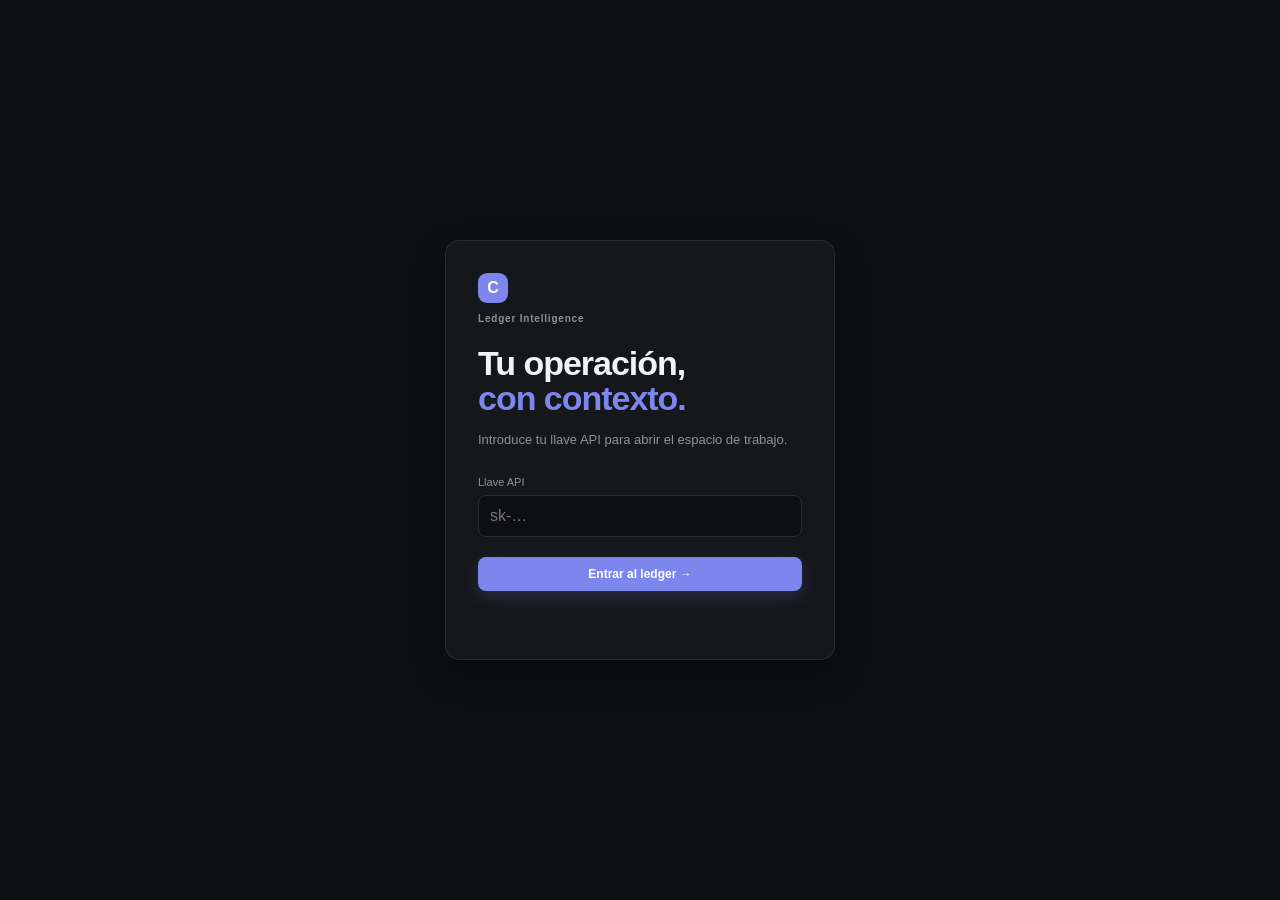
<file: causadb/dashboard/index.html>
<!doctype html>
<html lang="es">
<head>
  <meta charset="utf-8" />
  <meta name="viewport" content="width=device-width, initial-scale=1" />
  <title>CausaDB · Ledger Intelligence</title>
  <link rel="stylesheet" href="style.css" />
</head>
<body>
  <div id="login-view" class="login-view" hidden>
    <main class="login-card" aria-labelledby="login-title">
      <div class="brand-mark">C</div><p class="eyebrow">Ledger Intelligence</p>
      <h1 id="login-title">Tu operación,<br><em>con contexto.</em></h1>
      <p class="muted">Introduce tu llave API para abrir el espacio de trabajo.</p>
      <form id="login-form"><label for="api-key-input">Llave API</label><input id="api-key-input" type="password" autocomplete="off" required placeholder="sk-…" /><button class="primary full" type="submit">Entrar al ledger <span>→</span></button><p id="login-error" class="error" role="alert"></p></form>
    </main>
  </div>
  <div id="app" class="app-shell" hidden>
    <aside class="sidebar">
      <div class="brand"><div class="brand-mark">C</div><div><strong>CausaDB</strong><span>Ledger Intelligence</span></div></div>
      <div class="workspace-select"><span class="status-dot"></span><div><small>WORKSPACE</small><strong id="workspace-name">CausaDB / Principal</strong></div><span class="chevron">⌄</span></div>
      <nav class="nav" aria-label="Navegación principal"><p class="nav-label">VISTA</p><button class="nav-item active" data-view="summary"><span class="nav-icon">◒</span>Resumen</button><button class="nav-item" data-view="ledger"><span class="nav-icon">⌁</span>Ledger<span class="nav-count" id="event-count">—</span></button><button class="nav-item" data-view="fleet"><span class="nav-icon">◫</span>Flota<span class="nav-count" id="fleet-count">—</span></button><button class="nav-item" data-view="trades"><span class="nav-icon">↗</span>Trades</button></nav>
      <div class="sidebar-bottom"><button class="nav-item"><span class="nav-icon">?</span>Ayuda</button><div class="user-row"><div class="avatar" id="user-avatar">JD</div><div><strong id="user-name">Sesión local</strong><span id="user-email">API autenticada</span></div><button id="logout" class="icon-button" aria-label="Cerrar sesión" title="Olvidar llave">↪</button></div></div>
    </aside>
    <main class="main-content"><header class="topbar"><div class="crumbs"><span>CausaDB</span><b>/</b><strong id="view-title">Resumen</strong></div><div class="top-actions"><button class="telemetry" id="telemetry-toggle"><span class="pulse"></span> Telemetría <b>ON</b></button><button class="icon-button" id="chat-button" aria-label="Abrir asistente">✦</button></div></header>
      <div id="page-content"></div>
    </main>
  </div>
  <div id="detail-modal" class="modal-backdrop" hidden><section class="modal" role="dialog" aria-modal="true" aria-labelledby="modal-title"><header><div><p class="eyebrow">PRUEBA DEL LEDGER</p><h2 id="modal-title">Detalle del evento</h2></div><button class="icon-button" data-close-modal aria-label="Cerrar">×</button></header><div id="modal-body"></div><footer><button class="secondary" data-close-modal>Cerrar</button><button class="primary" id="revive-button">Revive-to <span>↗</span></button></footer></section></div>
  <script src="trades.js" defer></script><script src="app.js" defer></script>
</body>
</html>
</file>
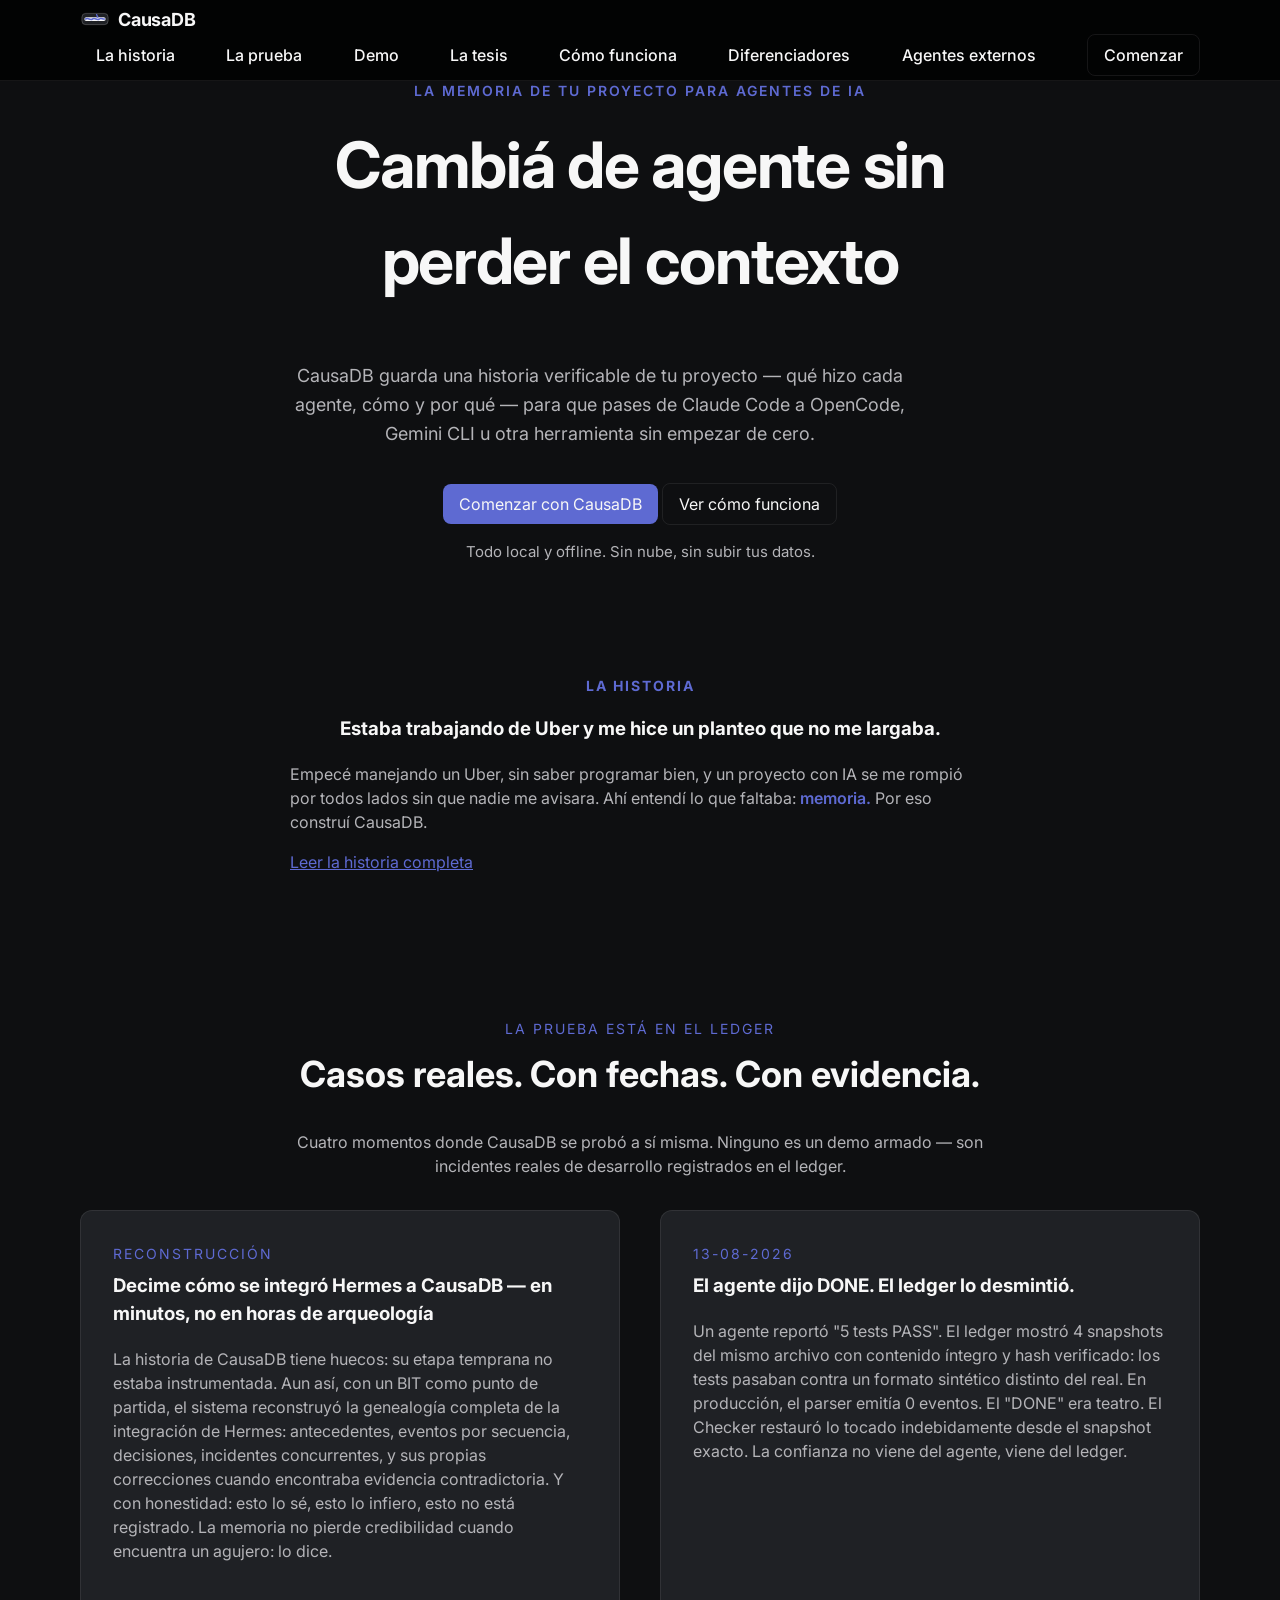
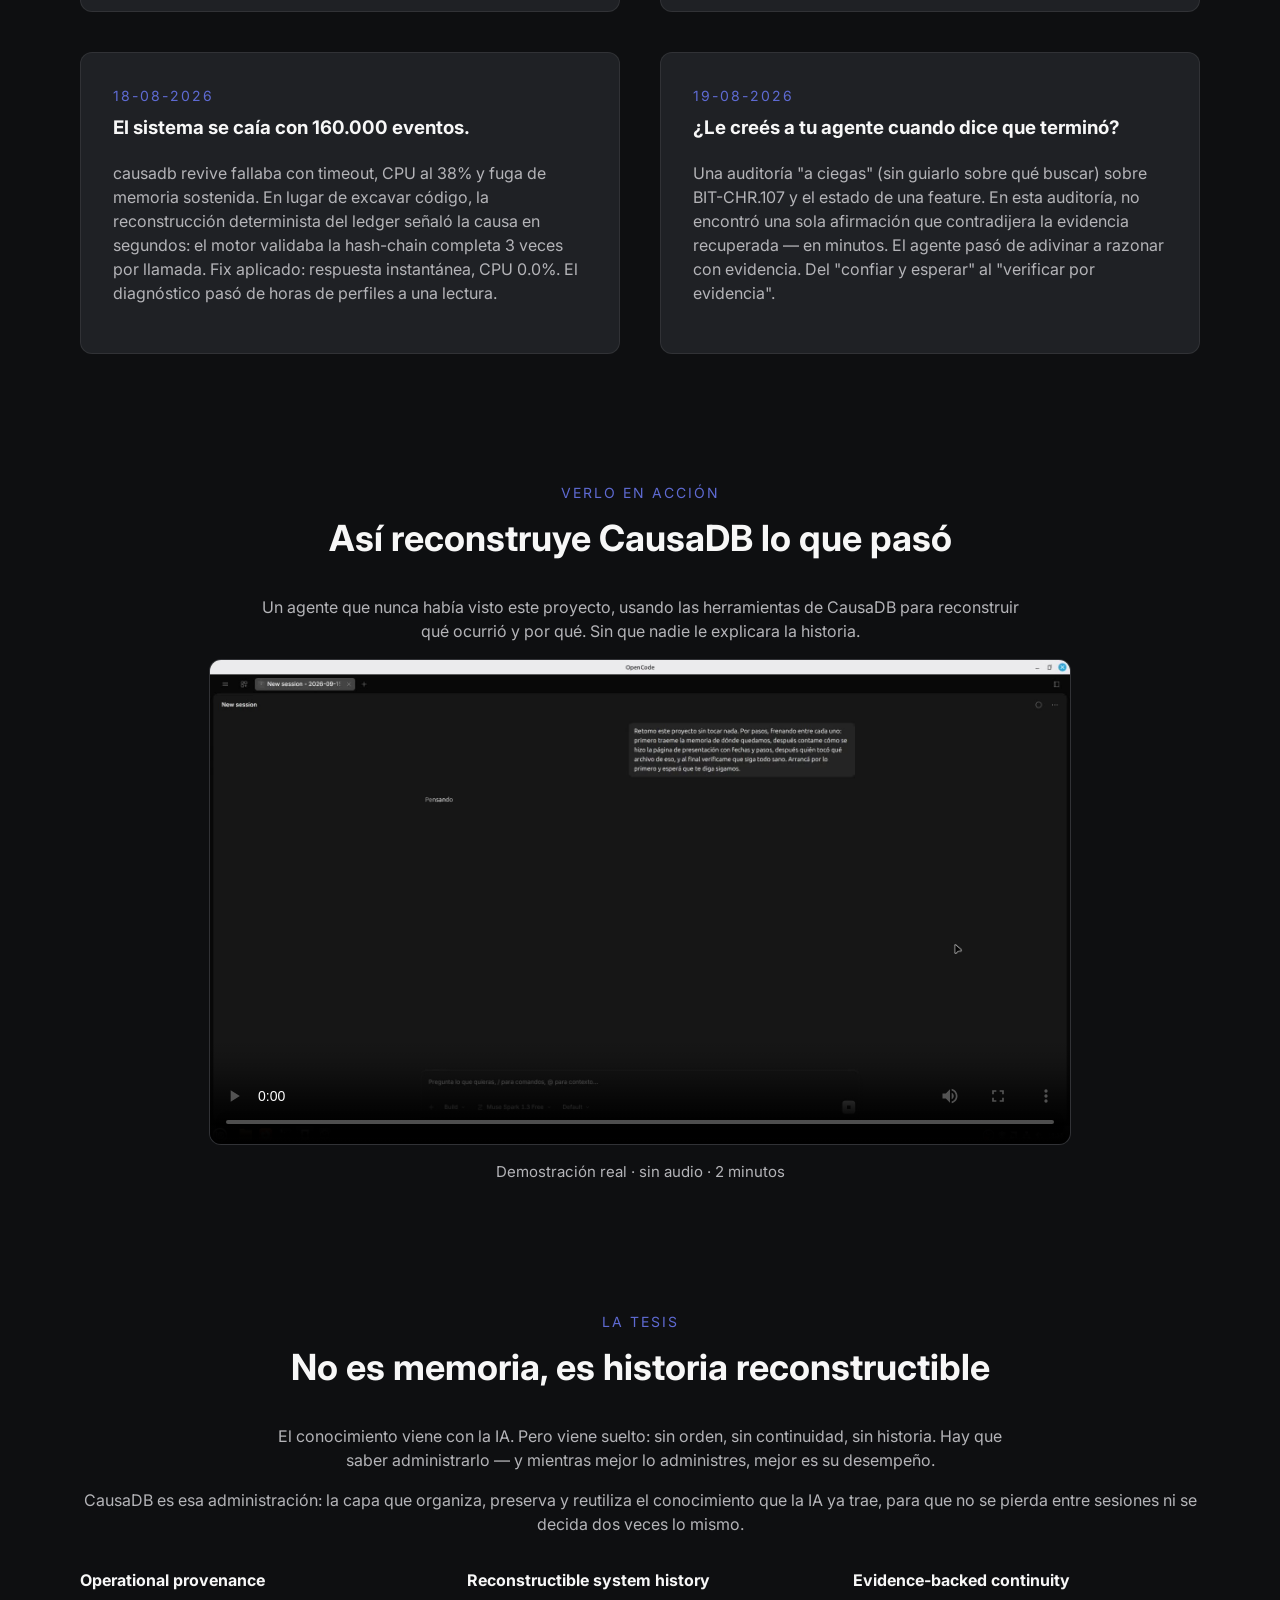
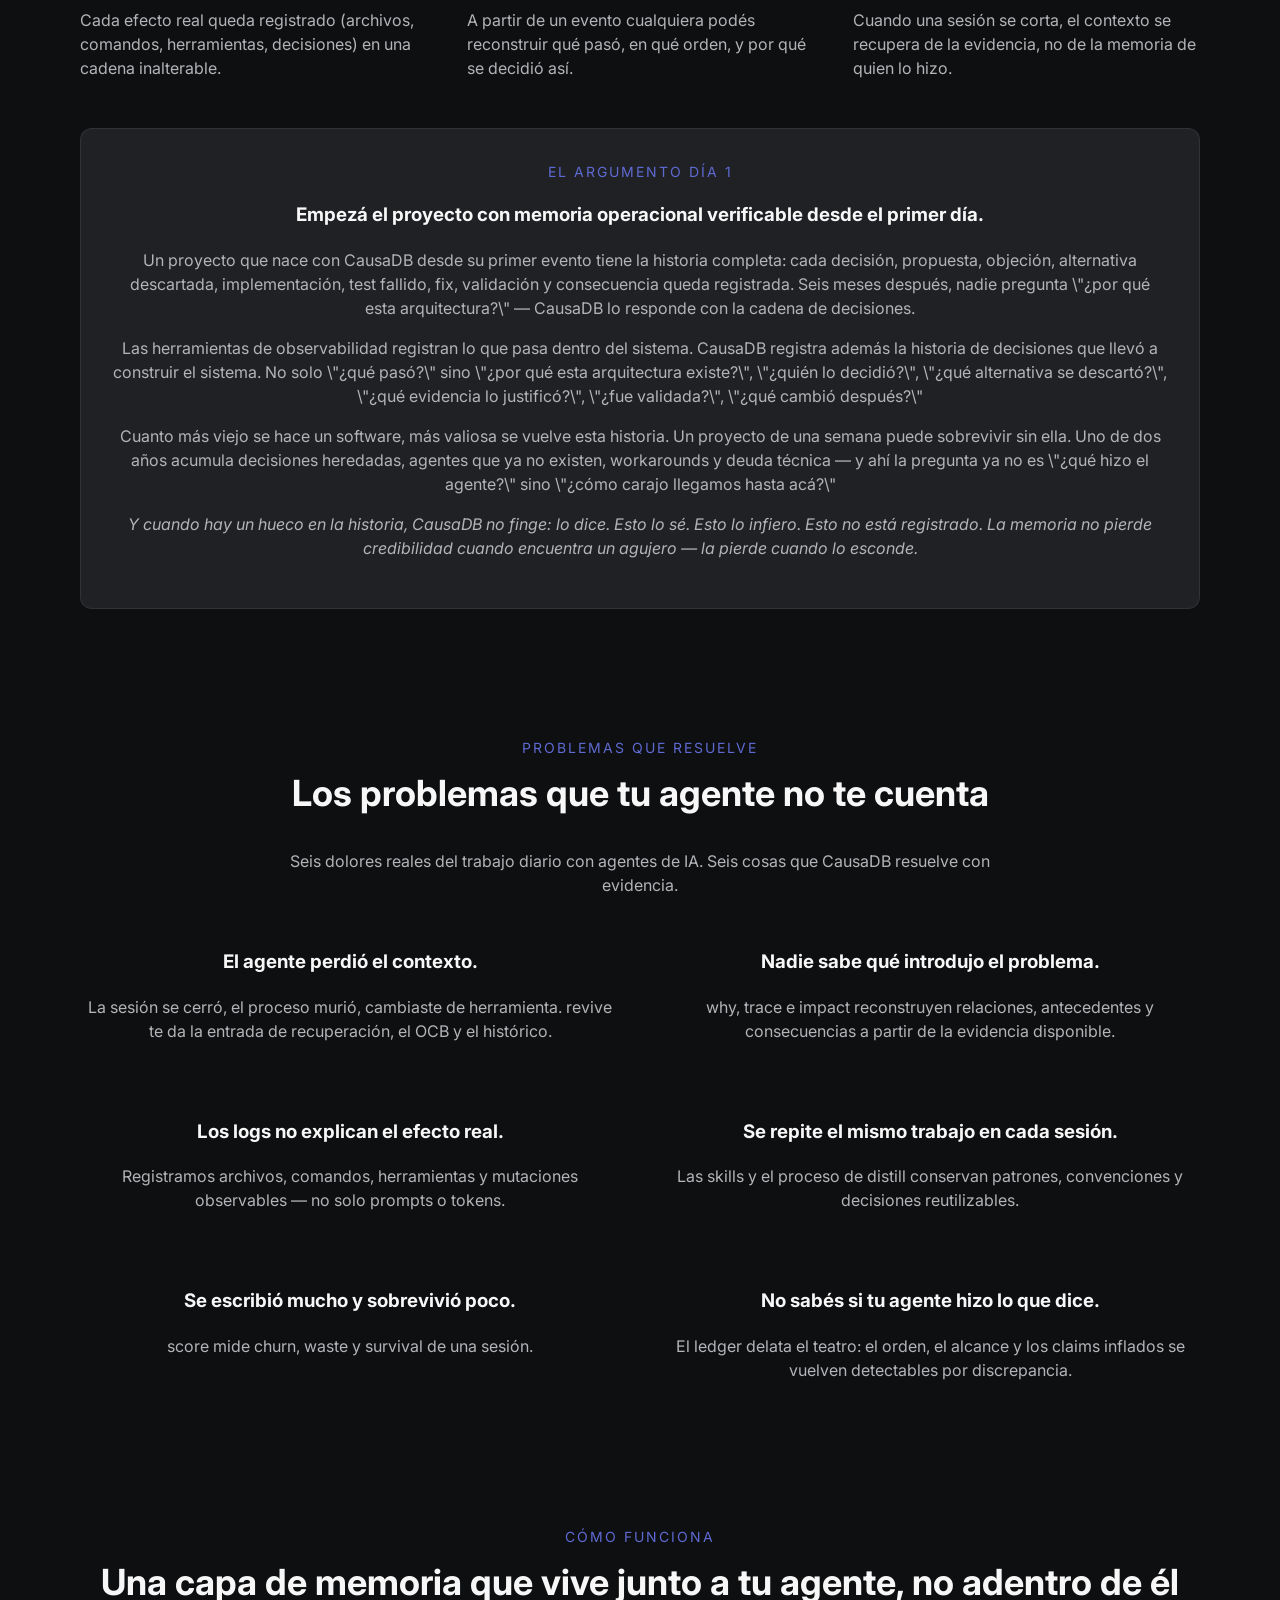
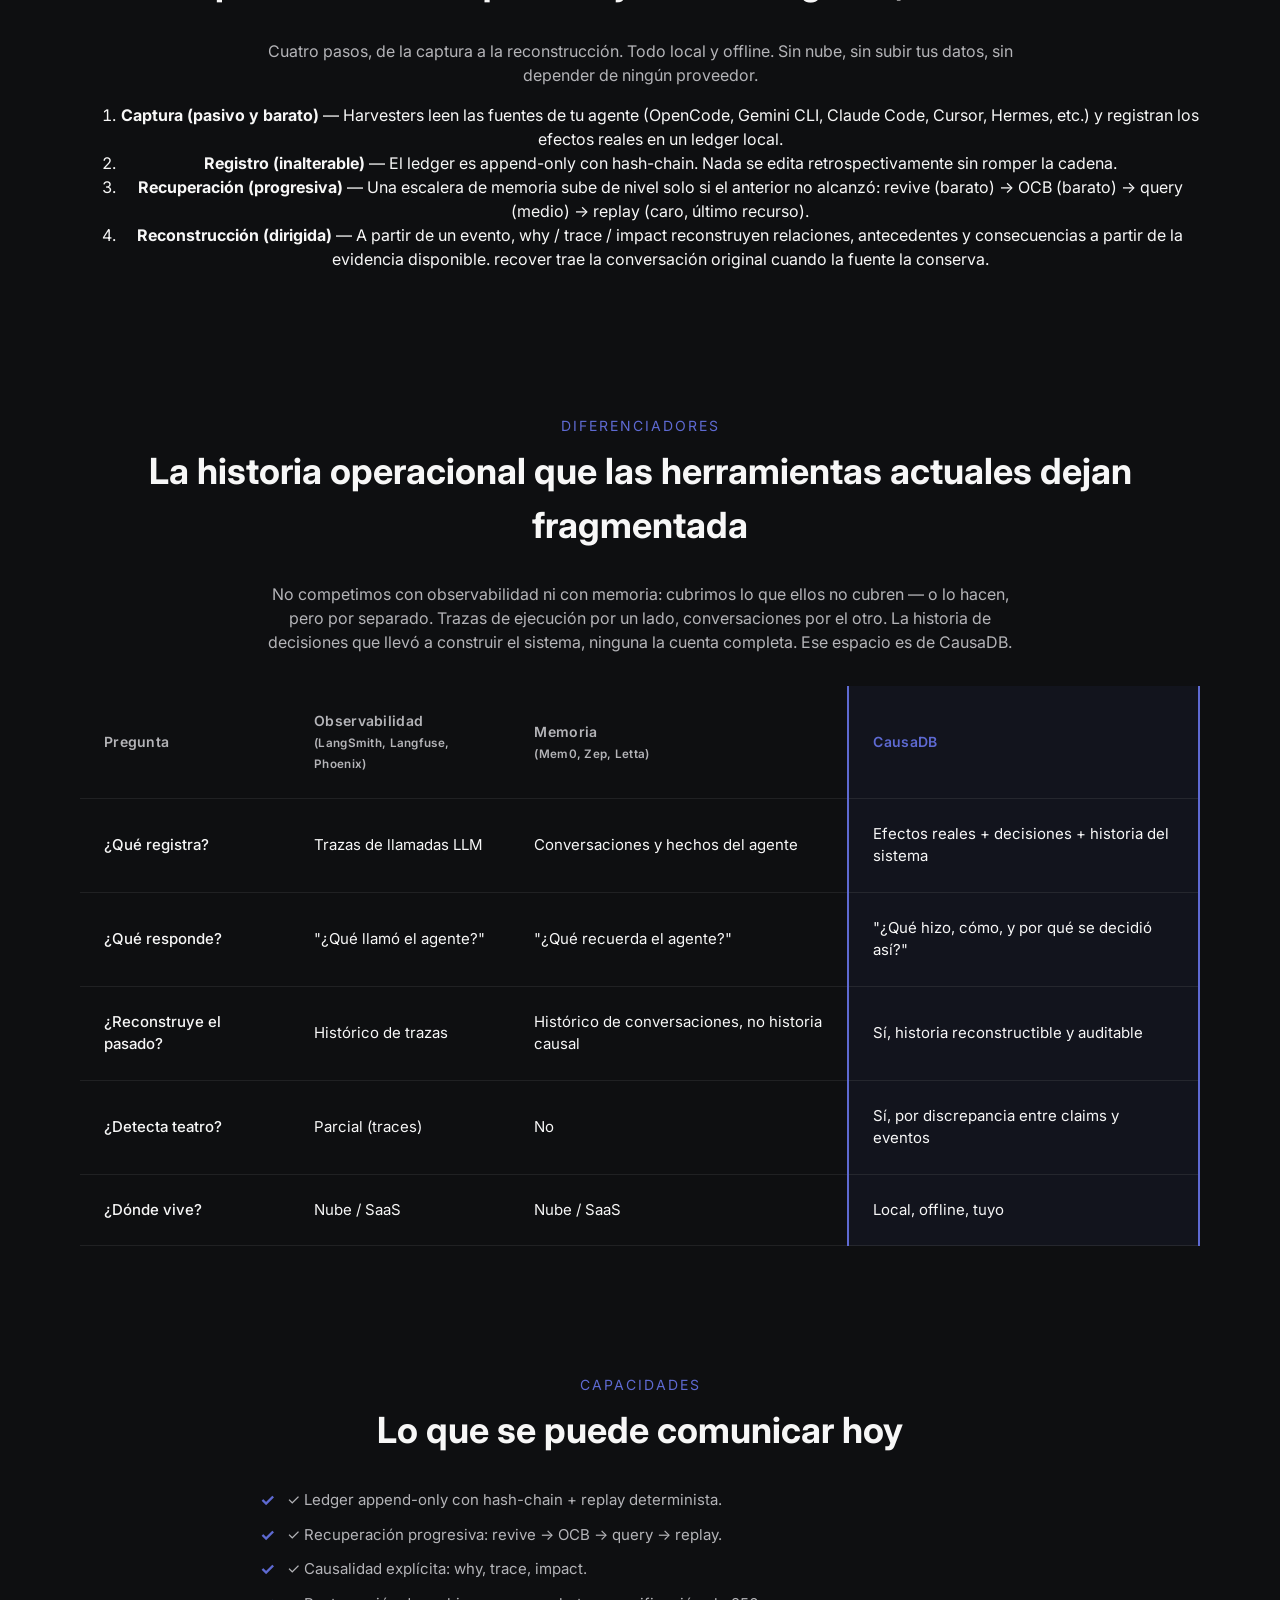
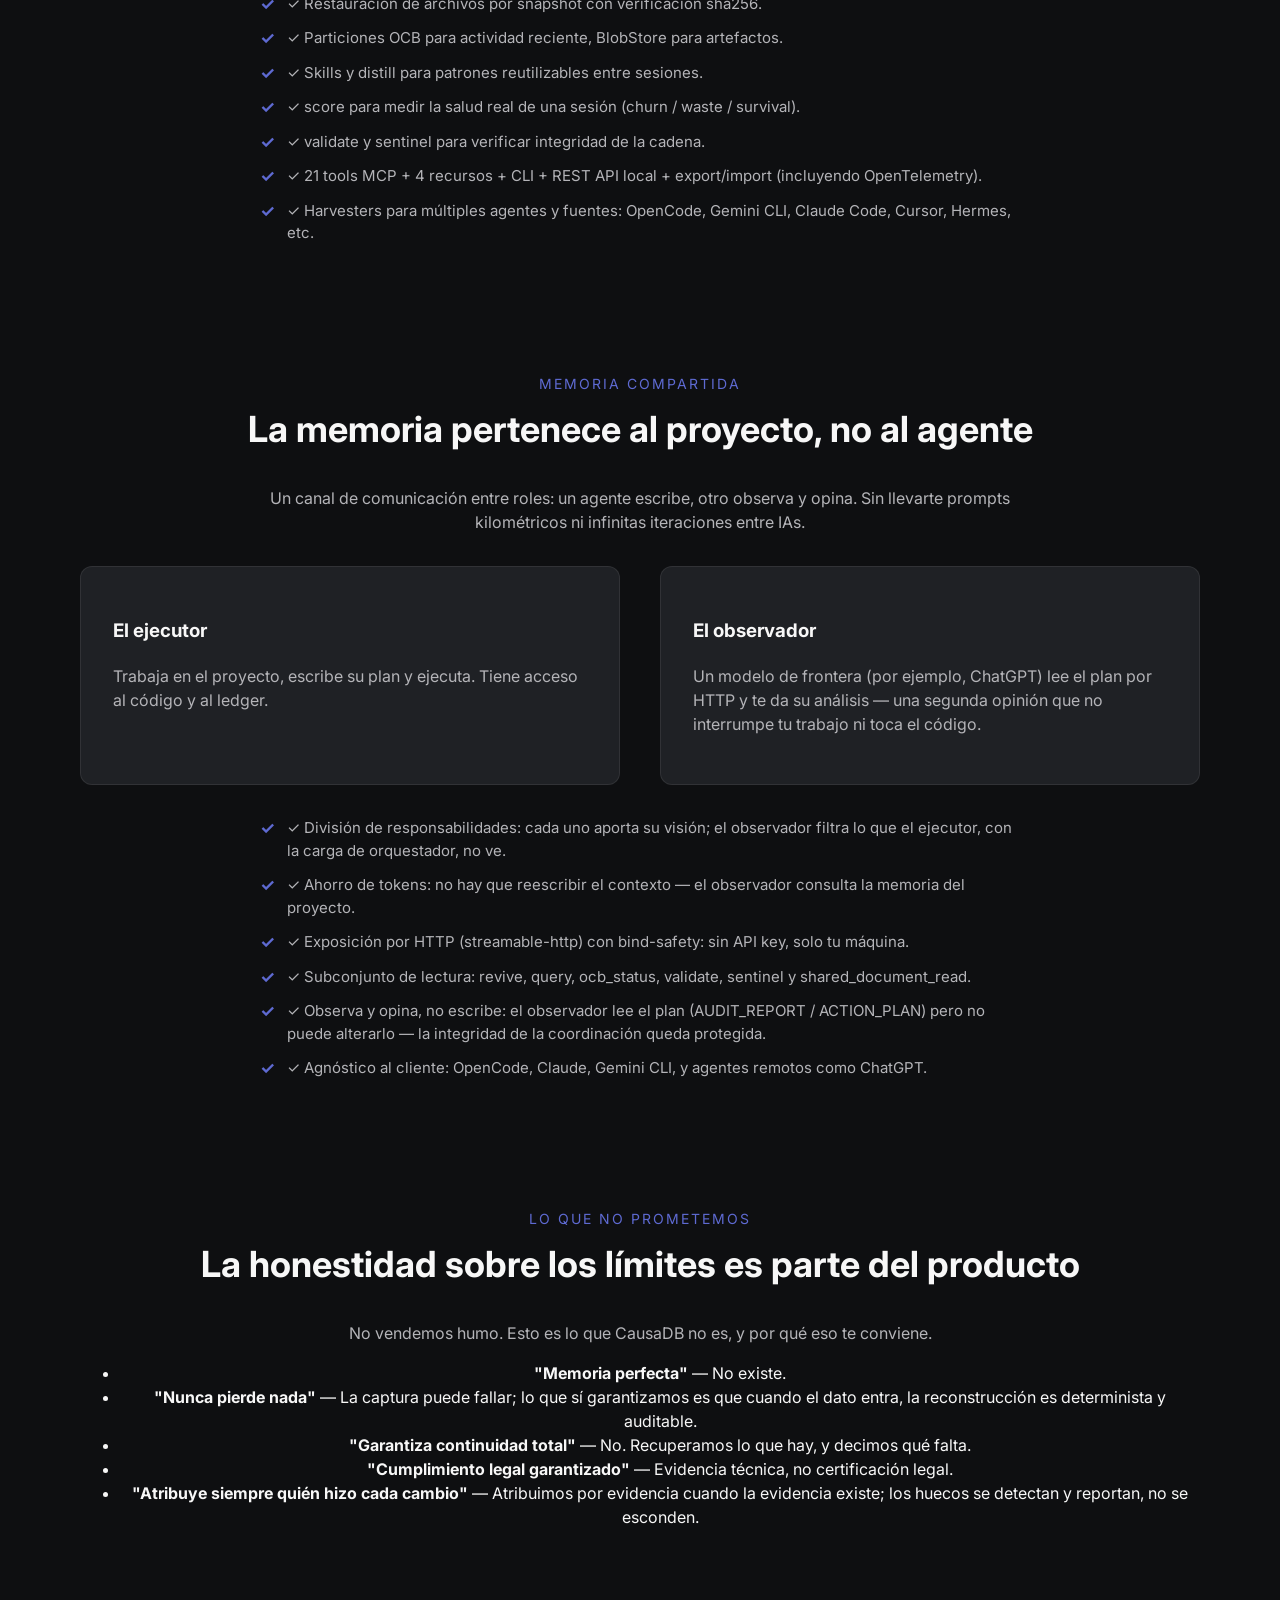
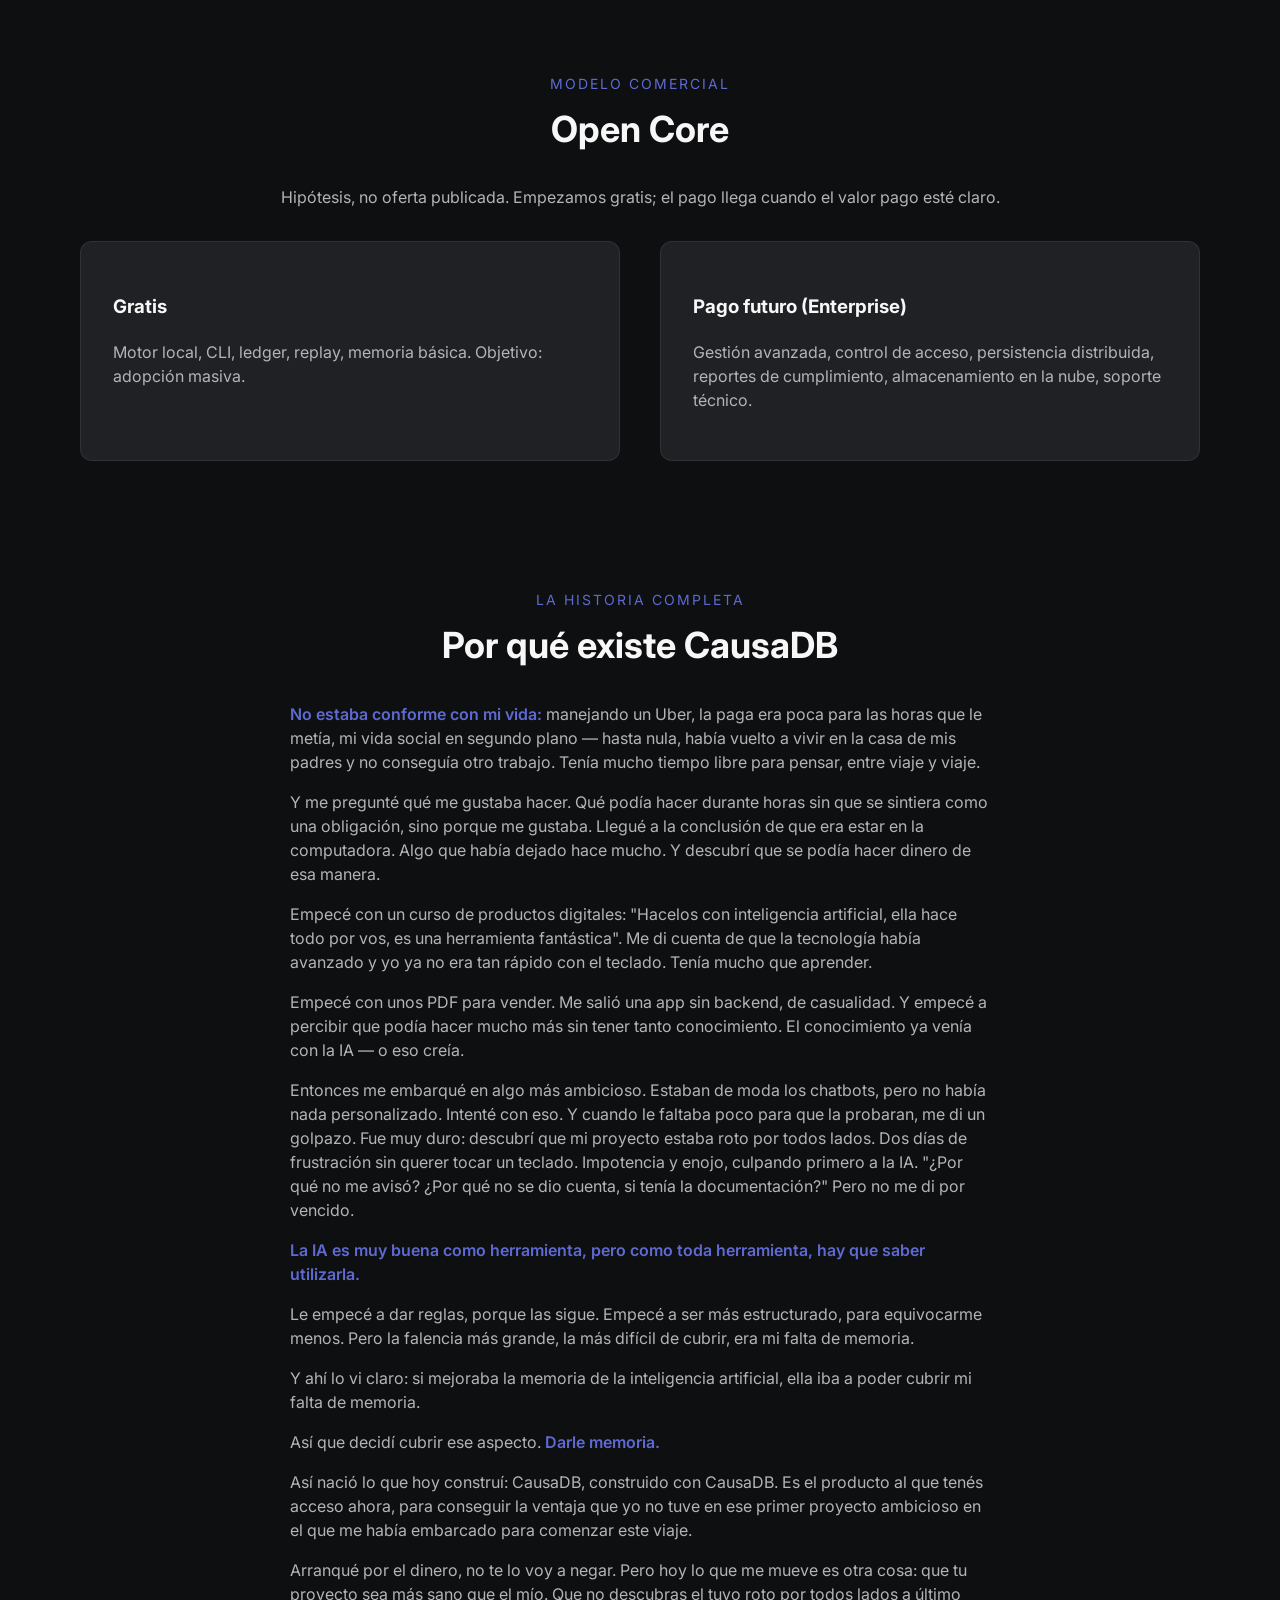
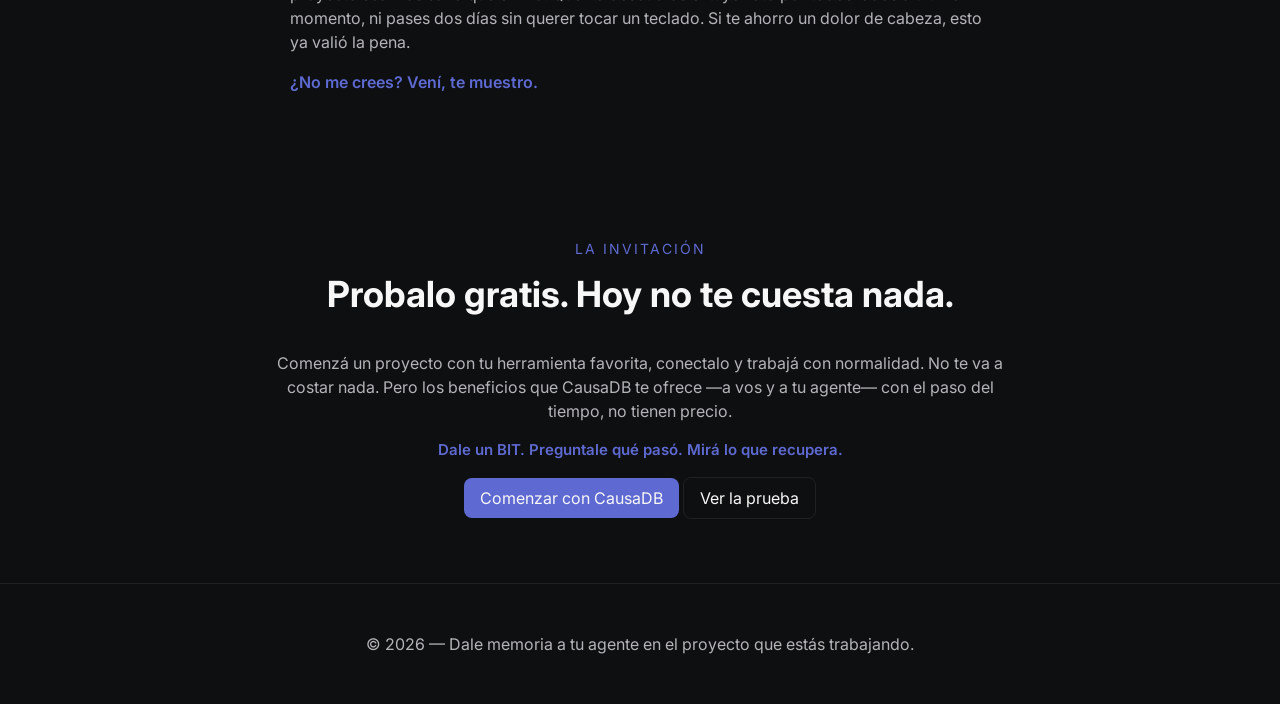
<file: docs/landing/index.html>
<!DOCTYPE html>
<html lang="es">
<head>
    <meta charset="UTF-8">
    <meta name="viewport" content="width=device-width, initial-scale=1.0">
    <title>CausaDB — La memoria de tu proyecto para agentes de IA</title>
    <link href="https://fonts.googleapis.com/css2?family=Inter:wght@400;500;600;700&display=swap" rel="stylesheet">
    <style>
        :root {
            --color-bg: #0E0F11;
            --color-surface: #1F2125;
            --color-border: rgba(255, 255, 255, 0.08);
            --color-accent: #5E6AD2;
            --color-text-primary: #F7F7F7;
            --color-text-secondary: #B4B4B8;
            --color-text-tertiary: #6E6E73;

            --font-family: 'Inter', sans-serif;
            --line-height-base: 1.5;
            --spacing-base: 4px;
            --max-width-container: 1120px;

            --typography-h1: clamp(48px, 5vw, 72px);
            --typography-h2: 36px;
            --typography-body: 16px;
        }

        body {
            font-family: var(--font-family);
            background-color: var(--color-bg);
            background-image:
                radial-gradient(900px 480px at 75% -5%, rgba(94, 106, 210, 0.10), transparent 60%),
                radial-gradient(800px 420px at 15% 108%, rgba(94, 106, 210, 0.06), transparent 55%);
            background-repeat: no-repeat;
            color: var(--color-text-primary);
            margin: 0;
            padding: 0;
            line-height: var(--line-height-base);
            scroll-behavior: smooth;
        }

        .container {
            max-width: var(--max-width-container);
            margin: 0 auto;
            padding: 0 calc(var(--spacing-base) * 4);
        }

        nav {
            position: fixed;
            top: 0;
            left: 0;
            right: 0;
            background-color: rgba(0, 0, 0, 0.8);
            backdrop-filter: blur(10px);
            padding: var(--spacing-base) calc(var(--spacing-base) * 4);
            z-index: 1000;
            border-bottom: 1px solid var(--color-border);
        }

        nav .logo {
            font-weight: bold;
            color: var(--color-text-primary);
            display: flex;
            align-items: center;
            gap: calc(var(--spacing-base) * 2);
        }

        .logo__mark {
            display: block;
            flex-shrink: 0;
        }

        .logo__word {
            font-weight: 700;
            font-size: 18px;
            letter-spacing: -0.01em;
        }

        nav ul {
            list-style: none;
            display: flex;
            justify-content: space-between;
            align-items: center;
            margin: 0;
            padding: 0;
        }

        nav ul li {
            margin-left: calc(var(--spacing-base) * 4);
        }

        nav a {
            color: var(--color-text-primary);
            text-decoration: none;
            font-weight: 500;
        }

        .hero {
            display: flex;
            flex-direction: column;
            align-items: center;
            justify-content: center;
            padding: calc(var(--spacing-base) * 20) 0 calc(var(--spacing-base) * 12);
            text-align: center;
            max-width: 760px;
            margin: 0 auto;
        }

        .hero__eyebrow {
            font-size: 14px;
            letter-spacing: 2px;
            color: var(--color-accent);
            text-transform: uppercase;
            font-weight: 600;
        }

        .hero__title {
            font-size: var(--typography-h1);
            font-weight: 700;
            letter-spacing: -0.02em;
            margin-top: calc(var(--spacing-base) * 4);
            max-width: 720px;
        }

        .hero__subtitle {
            font-size: 18px;
            line-height: 1.6;
            color: var(--color-text-secondary);
            margin-top: calc(var(--spacing-base) * 4);
            max-width: 640px;
        }

        .hero__cta {
            display: inline-block;
            padding: calc(var(--spacing-base) * 2) calc(var(--spacing-base) * 4);
            margin-top: calc(var(--spacing-base) * 4);
            border-radius: 8px;
            text-decoration: none;
            color: var(--color-text-primary);
        }

        .hero__cta--primary {
            background-color: var(--color-accent);
        }

        .hero__cta--secondary {
            border: 1px solid var(--color-border);
        }

        .hero__muted {
            font-size: 15px;
            color: var(--color-text-secondary);
            margin-top: calc(var(--spacing-base) * 4);
            margin-bottom: 0;
        }

        section {
            padding: calc(var(--spacing-base) * 16) 0;
            text-align: center;
        }

        section.eyebrow {
            font-size: 14px;
            letter-spacing: 2px;
            color: var(--color-accent);
            text-transform: uppercase;
            margin-bottom: calc(var(--spacing-base) * 2);
        }

        h2 {
            font-size: var(--typography-h2);
            margin-top: 0;
        }

        p {
            font-size: var(--typography-body);
            color: var(--color-text-secondary);
            line-height: var(--line-height-base);
        }

        .section__eyebrow,
        .section__title,
        .section__lead {
            text-align: center;
        }

        .section__eyebrow {
            font-size: 14px;
            letter-spacing: 2px;
            color: var(--color-accent);
            text-transform: uppercase;
            margin-bottom: calc(var(--spacing-base) * 2);
        }

        .section__lead {
            max-width: 760px;
            margin-left: auto;
            margin-right: auto;
        }

        .card {
            text-align: left;
        }

        .grid__item {
            text-align: left;
        }

.card {
            background-color: var(--color-surface);
            border: 1px solid var(--color-border);
            border-radius: 12px;
            padding: calc(var(--spacing-base) * 8);
            transition: border-color 0.2s ease-in-out;
            text-align: left;
        }

        .card:hover {
            border-color: var(--color-accent);
        }

        .grid-2col {
            display: grid;
            gap: calc(var(--spacing-base) * 10);
            grid-template-columns: repeat(2, 1fr);
            margin-top: calc(var(--spacing-base) * 8);
        }

        .grid-3col {
            display: grid;
            gap: calc(var(--spacing-base) * 10);
            grid-template-columns: repeat(3, 1fr);
            margin-top: calc(var(--spacing-base) * 8);
        }

        .grid--two-columns {
            display: grid;
            gap: calc(var(--spacing-base) * 10);
            grid-template-columns: repeat(2, 1fr);
            margin-top: calc(var(--spacing-base) * 8);
        }

        .grid--three-columns {
            display: grid;
            gap: calc(var(--spacing-base) * 10);
            grid-template-columns: repeat(3, 1fr);
            margin-top: calc(var(--spacing-base) * 8);
        }

        .grid-cards {
            display: grid;
            gap: calc(var(--spacing-base) * 10);
            grid-template-columns: repeat(2, 1fr);
            margin-top: calc(var(--spacing-base) * 8);
        }

        .card__eyebrow {
            font-size: 14px;
            letter-spacing: 2px;
            color: var(--color-accent);
            text-transform: uppercase;
            margin-bottom: calc(var(--spacing-base) * 2);
        }

        .card__title {
            margin-top: 0;
        }

        .card__body {
            font-size: var(--typography-body);
            color: var(--color-text-secondary);
            line-height: var(--line-height-base);
        }

        .section__highlight {
            background-color: var(--color-surface);
            border: 1px solid var(--color-border);
            border-radius: 12px;
            padding: calc(var(--spacing-base) * 8);
            margin-top: calc(var(--spacing-base) * 8);
        }

        .story__prose a {
            color: var(--color-accent);
        }

        nav .hero__cta {
            margin-top: 0;
            padding: 8px 16px;
        }

        table {
            width: 100%;
            border-collapse: collapse;
            margin-top: calc(var(--spacing-base) * 8);
        }

        th, td {
            padding: calc(var(--spacing-base) * 6);
            text-align: left;
            border-bottom: 1px solid var(--color-border);
            font-size: 15px;
        }

        thead th {
            color: var(--color-text-secondary);
            font-weight: 600;
            font-size: 14px;
            letter-spacing: 0.02em;
        }

        td:first-child {
            color: var(--color-text-primary);
            font-weight: 500;
        }

        .compare__highlight {
            border-left: 2px solid var(--color-accent);
            border-right: 2px solid var(--color-accent);
            background-color: rgba(94, 106, 210, 0.06);
            color: var(--color-text-primary);
        }

        thead .compare__highlight {
            color: var(--color-accent);
        }

        .steps-list {
            list-style-type: none;
            padding: 0;
        }

        .steps-list li {
            position: relative;
            margin-bottom: calc(var(--spacing-base) * 4);
        }

        .steps-list li::before {
            content: '';
            position: absolute;
            left: -calc(var(--spacing-base) * 4);
            top: 50%;
            transform: translateY(-50%);
            width: calc(var(--spacing-base) * 2);
            height: calc(var(--spacing-base) * 2);
            background-color: var(--color-accent);
            border-radius: 50%;
        }

        .steps-list li:not(:last-child)::after {
            content: '';
            position: absolute;
            left: -calc(var(--spacing-base) * 3);
            top: calc(50% + calc(var(--spacing-base) * 2));
            width: 1px;
            height: calc(100% - calc(var(--spacing-base) * 4));
            background-color: var(--color-border);
        }

        .features-list {
            list-style-type: none;
            padding: 0;
        }

        .features-list li {
            display: flex;
            align-items: center;
            margin-bottom: calc(var(--spacing-base) * 2);
        }

        .features-list li::before {
            content: '';
            width: calc(var(--spacing-base) * 2);
            height: calc(var(--spacing-base) * 2);
            background-color: var(--color-accent);
            border-radius: 50%;
            margin-right: calc(var(--spacing-base) * 2);
        }

        .grid-list {
            list-style: none;
            padding: 0;
            margin: calc(var(--spacing-base) * 8) auto 0;
            max-width: 760px;
            text-align: left;
            display: grid;
            gap: calc(var(--spacing-base) * 3);
        }

        .grid-list li {
            font-size: 15px;
            line-height: 1.5;
            color: var(--color-text-secondary);
            display: flex;
            align-items: flex-start;
            gap: calc(var(--spacing-base) * 3);
        }

        .grid-list li::before {
            content: '✓';
            color: var(--color-accent);
            font-weight: 700;
            font-size: 17px;
            line-height: 1.3;
            flex-shrink: 0;
        }

        footer {
            padding: calc(var(--spacing-base) * 8) 0;
            color: var(--color-text-secondary);
            text-align: center;
            border-top: 1px solid var(--color-border);
        }

        @media (max-width: 768px) {
            .hero__title {
                font-size: clamp(32px, 4vw, 48px);
            }
        }

        @media (max-width: 480px) {
            nav ul {
                flex-direction: column;
                align-items: flex-start;
            }

            nav ul li {
                margin-left: 0;
                margin-top: calc(var(--spacing-base) * 2);
            }
        }

        .fade-in {
            opacity: 0;
            animation: fadeIn 1s forwards;
        }

        .hl {
            color: var(--color-accent);
            font-weight: 600;
        }

        @keyframes fadeIn {
            to {
                opacity: 1;
            }
        }
    </style>
</head>
<body class="fade-in">
    <nav>
        <div class="container">
            <div class="logo">
                <svg class="logo__mark" viewBox="0 0 48 48" width="30" height="30" fill="none" xmlns="http://www.w3.org/2000/svg" role="img" aria-label="CausaDB — polígrafo: registro continuo de lo que se hace">
                    <rect x="3" y="15" width="42" height="18" rx="6" fill="#1F2125" stroke="rgba(255,255,255,0.2)" stroke-width="1.6"/>
                    <rect x="7" y="21" width="34" height="6" rx="3" fill="#F7F7F7"/>
                    <path d="M9 24 C 13 21.5, 16 26.5, 20 24 C 24 21.5, 27 26.5, 31 24 C 34 22, 36 24.5, 39 24" stroke="#5E6AD2" stroke-width="2.4" stroke-linecap="round" stroke-linejoin="round" fill="none"/>
                    <path d="M26.5 17 L28 20" stroke="#5E6AD2" stroke-width="2" stroke-linecap="round"/>
                    <circle cx="28" cy="20.6" r="1.5" fill="#5E6AD2"/>
                </svg>
                <span class="logo__word">CausaDB</span>
            </div>
            <ul>
                <li><a href="#story">La historia</a></li>
                <li><a href="#proof">La prueba</a></li>
                <li><a href="#demo">Demo</a></li>
                <li><a href="#thesis">La tesis</a></li>
                <li><a href="#how">Cómo funciona</a></li>
                <li><a href="#differentiators">Diferenciadores</a></li>
                <li><a href="#agents">Agentes externos</a></li>
                <li><a href="https://github.com/thebuilderpeligroso-netizen/causadb" target="_blank" rel="noopener noreferrer" class="hero__cta hero__cta--secondary">Comenzar</a></li>
            </ul>
        </div>
    </nav>

    <!-- SECTION: HERO -->
<section id="hero" class="hero">
    <div class="container">
        <div class="hero__eyebrow">La memoria de tu proyecto para agentes de IA</div>
        <h1 class="hero__title">Cambiá de agente sin perder el contexto</h1>
        <p class="hero__subtitle">CausaDB guarda una historia verificable de tu proyecto — qué hizo cada agente, cómo y por qué — para que pases de Claude Code a OpenCode, Gemini CLI u otra herramienta sin empezar de cero.</p>
        <a href="https://github.com/thebuilderpeligroso-netizen/causadb" target="_blank" rel="noopener noreferrer" class="hero__cta hero__cta--primary">Comenzar con CausaDB</a>
        <a href="#demo" class="hero__cta hero__cta--secondary">Ver cómo funciona</a>
        <p class="hero__muted">Todo local y offline. Sin nube, sin subir tus datos.</p>
    </div>
</section>

<section id="story" class="section">
    <div class="container">
    <h2 class="section__eyebrow">La historia</h2>
    <h3 class="section__title">Estaba trabajando de Uber y me hice un planteo que no me largaba.</h3>
    <div class="story__prose" style="max-width: 700px; margin: 0 auto; text-align: left;">
        <p>Empecé manejando un Uber, sin saber programar bien, y un proyecto con IA se me rompió por todos lados sin que nadie me avisara. Ahí entendí lo que faltaba: <span class="hl">memoria.</span> Por eso construí CausaDB.</p>
        <p><a href="#founder-story">Leer la historia completa</a></p>
    </div>
    </div>
</section>

    <!-- SECTION: PROOF -->
<section id="proof" class="section">
    <div class="container">
    <div class="section__eyebrow">La prueba está en el ledger</div>
    <h2 class="section__title">Casos reales. Con fechas. Con evidencia.</h2>
    <p class="section__lead">Cuatro momentos donde CausaDB se probó a sí misma. Ninguno es un demo armado — son incidentes reales de desarrollo registrados en el ledger.</p>
    <div class="grid grid--two-columns">
        <div class="card">
            <div class="card__eyebrow">Reconstrucción</div>
            <h3 class="card__title">Decime cómo se integró Hermes a CausaDB — en minutos, no en horas de arqueología</h3>
            <p class="card__body">La historia de CausaDB tiene huecos: su etapa temprana no estaba instrumentada. Aun así, con un BIT como punto de partida, el sistema reconstruyó la genealogía completa de la integración de Hermes: antecedentes, eventos por secuencia, decisiones, incidentes concurrentes, y sus propias correcciones cuando encontraba evidencia contradictoria. Y con honestidad: esto lo sé, esto lo infiero, esto no está registrado. La memoria no pierde credibilidad cuando encuentra un agujero: lo dice.</p>
        </div>
        <div class="card">
            <div class="card__eyebrow">13-08-2026</div>
            <h3 class="card__title">El agente dijo DONE. El ledger lo desmintió.</h3>
            <p class="card__body">Un agente reportó "5 tests PASS". El ledger mostró 4 snapshots del mismo archivo con contenido íntegro y hash verificado: los tests pasaban contra un formato sintético distinto del real. En producción, el parser emitía 0 eventos. El "DONE" era teatro. El Checker restauró lo tocado indebidamente desde el snapshot exacto. La confianza no viene del agente, viene del ledger.</p>
        </div>
        <div class="card">
            <div class="card__eyebrow">18-08-2026</div>
            <h3 class="card__title">El sistema se caía con 160.000 eventos.</h3>
            <p class="card__body">causadb revive fallaba con timeout, CPU al 38% y fuga de memoria sostenida. En lugar de excavar código, la reconstrucción determinista del ledger señaló la causa en segundos: el motor validaba la hash-chain completa 3 veces por llamada. Fix aplicado: respuesta instantánea, CPU 0.0%. El diagnóstico pasó de horas de perfiles a una lectura.</p>
        </div>
        <div class="card">
            <div class="card__eyebrow">19-08-2026</div>
            <h3 class="card__title">¿Le creés a tu agente cuando dice que terminó?</h3>
            <p class="card__body">Una auditoría "a ciegas" (sin guiarlo sobre qué buscar) sobre BIT-CHR.107 y el estado de una feature. En esta auditoría, no encontró una sola afirmación que contradijera la evidencia recuperada — en minutos. El agente pasó de adivinar a razonar con evidencia. Del "confiar y esperar" al "verificar por evidencia".</p>
        </div>
    </div>
    </div>
</section>

    <!-- SECTION: DEMO -->
<section id="demo" class="section">
    <div class="container">
    <div class="section__eyebrow">Verlo en acción</div>
    <h2 class="section__title">Así reconstruye CausaDB lo que pasó</h2>
    <p class="section__lead">Un agente que nunca había visto este proyecto, usando las herramientas de CausaDB para reconstruir qué ocurrió y por qué. Sin que nadie le explicara la historia.</p>
    <div style="max-width: 860px; margin: 0 auto; border: 1px solid var(--color-border); border-radius: 12px; overflow: hidden; background-color: var(--color-surface);">
        <video controls playsinline preload="metadata" poster="poster.jpg" style="width: 100%; display: block;">
            <source src="demo.mp4" type="video/mp4">
            Tu navegador no soporta video.
        </video>
    </div>
    <p class="hero__muted">Demostración real · sin audio · 2 minutos</p>
    </div>
</section>

    <!-- SECTION: THESIS -->
<section id="thesis" class="section">
    <div class="container">
    <div class="section__eyebrow">La tesis</div>
    <h2 class="section__title">No es memoria, es historia reconstructible</h2>
    <p class="section__lead">El conocimiento viene con la IA. Pero viene suelto: sin orden, sin continuidad, sin historia. Hay que saber administrarlo — y mientras mejor lo administres, mejor es su desempeño.</p>
    <p>CausaDB es esa administración: la capa que organiza, preserva y reutiliza el conocimiento que la IA ya trae, para que no se pierda entre sesiones ni se decida dos veces lo mismo.</p>
    <div class="grid grid--three-columns">
        <div class="grid__item">
            <strong>Operational provenance</strong>
            <p>Cada efecto real queda registrado (archivos, comandos, herramientas, decisiones) en una cadena inalterable.</p>
        </div>
        <div class="grid__item">
            <strong>Reconstructible system history</strong>
            <p>A partir de un evento cualquiera podés reconstruir qué pasó, en qué orden, y por qué se decidió así.</p>
        </div>
        <div class="grid__item">
            <strong>Evidence-backed continuity</strong>
            <p>Cuando una sesión se corta, el contexto se recupera de la evidencia, no de la memoria de quien lo hizo.</p>
        </div>
    </div>
    <div class="section__highlight">
        <div class="section__eyebrow">El argumento Día 1</div>
        <h3>Empezá el proyecto con memoria operacional verificable desde el primer día.</h3>
        <p>Un proyecto que nace con CausaDB desde su primer evento tiene la historia completa: cada decisión, propuesta, objeción, alternativa descartada, implementación, test fallido, fix, validación y consecuencia queda registrada. Seis meses después, nadie pregunta \"¿por qué esta arquitectura?\" — CausaDB lo responde con la cadena de decisiones.</p>
        <p>Las herramientas de observabilidad registran lo que pasa dentro del sistema. CausaDB registra además la historia de decisiones que llevó a construir el sistema. No solo \"¿qué pasó?\" sino \"¿por qué esta arquitectura existe?\", \"¿quién lo decidió?\", \"¿qué alternativa se descartó?\", \"¿qué evidencia lo justificó?\", \"¿fue validada?\", \"¿qué cambió después?\"</p>
        <p>Cuanto más viejo se hace un software, más valiosa se vuelve esta historia. Un proyecto de una semana puede sobrevivir sin ella. Uno de dos años acumula decisiones heredadas, agentes que ya no existen, workarounds y deuda técnica — y ahí la pregunta ya no es \"¿qué hizo el agente?\" sino \"¿cómo carajo llegamos hasta acá?\"</p>
        <p><em>Y cuando hay un hueco en la historia, CausaDB no finge: lo dice. Esto lo sé. Esto lo infiero. Esto no está registrado. La memoria no pierde credibilidad cuando encuentra un agujero — la pierde cuando lo esconde.</em></p>
    </div>
    </div>
</section>

    <!-- SECTION: PROBLEMS -->
<section id="problems" class="section">
    <div class="container">
    <div class="section__eyebrow">Problemas que resuelve</div>
    <h2 class="section__title">Los problemas que tu agente no te cuenta</h2>
    <p class="section__lead">Seis dolores reales del trabajo diario con agentes de IA. Seis cosas que CausaDB resuelve con evidencia.</p>
    <div class="grid grid--two-columns">
        <div>
            <h3>El agente perdió el contexto.</h3>
            <p>La sesión se cerró, el proceso murió, cambiaste de herramienta. revive te da la entrada de recuperación, el OCB y el histórico.</p>
        </div>
        <div>
            <h3>Nadie sabe qué introdujo el problema.</h3>
            <p>why, trace e impact reconstruyen relaciones, antecedentes y consecuencias a partir de la evidencia disponible.</p>
        </div>
        <div>
            <h3>Los logs no explican el efecto real.</h3>
            <p>Registramos archivos, comandos, herramientas y mutaciones observables — no solo prompts o tokens.</p>
        </div>
        <div>
            <h3>Se repite el mismo trabajo en cada sesión.</h3>
            <p>Las skills y el proceso de distill conservan patrones, convenciones y decisiones reutilizables.</p>
        </div>
        <div>
            <h3>Se escribió mucho y sobrevivió poco.</h3>
            <p>score mide churn, waste y survival de una sesión.</p>
        </div>
        <div>
            <h3>No sabés si tu agente hizo lo que dice.</h3>
            <p>El ledger delata el teatro: el orden, el alcance y los claims inflados se vuelven detectables por discrepancia.</p>
        </div>
    </div>
    </div>
</section>

<!-- SECTION: HOW -->
<section id="how" class="section">
    <div class="container">
    <div class="section__eyebrow">Cómo funciona</div>
    <h2 class="section__title">Una capa de memoria que vive junto a tu agente, no adentro de él</h2>
    <p class="section__lead">Cuatro pasos, de la captura a la reconstrucción. Todo local y offline. Sin nube, sin subir tus datos, sin depender de ningún proveedor.</p>
    <ol>
        <li><strong>Captura (pasivo y barato)</strong> — Harvesters leen las fuentes de tu agente (OpenCode, Gemini CLI, Claude Code, Cursor, Hermes, etc.) y registran los efectos reales en un ledger local.</li>
        <li><strong>Registro (inalterable)</strong> — El ledger es append-only con hash-chain. Nada se edita retrospectivamente sin romper la cadena.</li>
        <li><strong>Recuperación (progresiva)</strong> — Una escalera de memoria sube de nivel solo si el anterior no alcanzó: revive (barato) → OCB (barato) → query (medio) → replay (caro, último recurso).</li>
        <li><strong>Reconstrucción (dirigida)</strong> — A partir de un evento, why / trace / impact reconstruyen relaciones, antecedentes y consecuencias a partir de la evidencia disponible. recover trae la conversación original cuando la fuente la conserva.</li>
    </ol>
    </div>
</section>

    <!-- SECTION: DIFFERENTIATORS -->
<section id="differentiators" class="section">
    <div class="container">
    <div class="section__eyebrow">Diferenciadores</div>
    <h2 class="section__title">La historia operacional que las herramientas actuales dejan fragmentada</h2>
    <p class="section__lead">No competimos con observabilidad ni con memoria: cubrimos lo que ellos no cubren — o lo hacen, pero por separado. Trazas de ejecución por un lado, conversaciones por el otro. La historia de decisiones que llevó a construir el sistema, ninguna la cuenta completa. Ese espacio es de CausaDB.</p>
    <table class="compare">
        <thead>
            <tr>
                <th>Pregunta</th>
                <th>Observabilidad<br><small>(LangSmith, Langfuse, Phoenix)</small></th>
                <th>Memoria<br><small>(Mem0, Zep, Letta)</small></th>
                <th class="compare__highlight">CausaDB</th>
            </tr>
        </thead>
        <tbody>
            <tr>
                <td>¿Qué registra?</td>
                <td>Trazas de llamadas LLM</td>
                <td>Conversaciones y hechos del agente</td>
                <td class="compare__highlight">Efectos reales + decisiones + historia del sistema</td>
            </tr>
            <tr>
                <td>¿Qué responde?</td>
                <td>"¿Qué llamó el agente?"</td>
                <td>"¿Qué recuerda el agente?"</td>
                <td class="compare__highlight">"¿Qué hizo, cómo, y por qué se decidió así?"</td>
            </tr>
            <tr>
                <td>¿Reconstruye el pasado?</td>
                <td>Histórico de trazas</td>
                <td>Histórico de conversaciones, no historia causal</td>
                <td class="compare__highlight">Sí, historia reconstructible y auditable</td>
            </tr>
            <tr>
                <td>¿Detecta teatro?</td>
                <td>Parcial (traces)</td>
                <td>No</td>
                <td class="compare__highlight">Sí, por discrepancia entre claims y eventos</td>
            </tr>
            <tr>
                <td>¿Dónde vive?</td>
                <td>Nube / SaaS</td>
                <td>Nube / SaaS</td>
                <td class="compare__highlight">Local, offline, tuyo</td>
            </tr>
        </tbody>
    </table>
    </div>
</section>

<!-- SECTION: CAPABILITIES -->
<section id="capabilities" class="section">
    <div class="container">
    <div class="section__eyebrow">Capacidades</div>
    <h2 class="section__title">Lo que se puede comunicar hoy</h2>
    <ul class="grid-list">
        <li>✓ Ledger append-only con hash-chain + replay determinista.</li>
        <li>✓ Recuperación progresiva: revive → OCB → query → replay.</li>
        <li>✓ Causalidad explícita: why, trace, impact.</li>
        <li>✓ Restauración de archivos por snapshot con verificación sha256.</li>
        <li>✓ Particiones OCB para actividad reciente, BlobStore para artefactos.</li>
        <li>✓ Skills y distill para patrones reutilizables entre sesiones.</li>
        <li>✓ score para medir la salud real de una sesión (churn / waste / survival).</li>
        <li>✓ validate y sentinel para verificar integridad de la cadena.</li>
        <li>✓ 21 tools MCP + 4 recursos + CLI + REST API local + export/import (incluyendo OpenTelemetry).</li>
        <li>✓ Harvesters para múltiples agentes y fuentes: OpenCode, Gemini CLI, Claude Code, Cursor, Hermes, etc.</li>
    </ul>
    </div>
</section>

<!-- SECTION: AGENTS -->
<section id="agents" class="section">
    <div class="container">
    <div class="section__eyebrow">Memoria compartida</div>
    <h2 class="section__title">La memoria pertenece al proyecto, no al agente</h2>
    <p class="section__lead">Un canal de comunicación entre roles: un agente escribe, otro observa y opina. Sin llevarte prompts kilométricos ni infinitas iteraciones entre IAs.</p>
    <div class="grid-cards">
        <div class="card">
            <h3>El ejecutor</h3>
            <p>Trabaja en el proyecto, escribe su plan y ejecuta. Tiene acceso al código y al ledger.</p>
        </div>
        <div class="card">
            <h3>El observador</h3>
            <p>Un modelo de frontera (por ejemplo, ChatGPT) lee el plan por HTTP y te da su análisis — una segunda opinión que no interrumpe tu trabajo ni toca el código.</p>
        </div>
    </div>
    <ul class="grid-list">
        <li>✓ División de responsabilidades: cada uno aporta su visión; el observador filtra lo que el ejecutor, con la carga de orquestador, no ve.</li>
        <li>✓ Ahorro de tokens: no hay que reescribir el contexto — el observador consulta la memoria del proyecto.</li>
        <li>✓ Exposición por HTTP (streamable-http) con bind-safety: sin API key, solo tu máquina.</li>
        <li>✓ Subconjunto de lectura: revive, query, ocb_status, validate, sentinel y shared_document_read.</li>
        <li>✓ Observa y opina, no escribe: el observador lee el plan (AUDIT_REPORT / ACTION_PLAN) pero no puede alterarlo — la integridad de la coordinación queda protegida.</li>
        <li>✓ Agnóstico al cliente: OpenCode, Claude, Gemini CLI, y agentes remotos como ChatGPT.</li>
    </ul>
    </div>
</section>

<!-- SECTION: NOPROMISES -->
<section id="nopromises" class="section">
    <div class="container">
    <div class="section__eyebrow">Lo que NO prometemos</div>
    <h2 class="section__title">La honestidad sobre los límites es parte del producto</h2>
    <p class="section__lead">No vendemos humo. Esto es lo que CausaDB no es, y por qué eso te conviene.</p>
    <ul>
        <li><strong>"Memoria perfecta"</strong> — No existe.</li>
        <li><strong>"Nunca pierde nada"</strong> — La captura puede fallar; lo que sí garantizamos es que cuando el dato entra, la reconstrucción es determinista y auditable.</li>
        <li><strong>"Garantiza continuidad total"</strong> — No. Recuperamos lo que hay, y decimos qué falta.</li>
        <li><strong>"Cumplimiento legal garantizado"</strong> — Evidencia técnica, no certificación legal.</li>
        <li><strong>"Atribuye siempre quién hizo cada cambio"</strong> — Atribuimos por evidencia cuando la evidencia existe; los huecos se detectan y reportan, no se esconden.</li>
    </ul>
    </div>
</section>

<!-- SECTION: COMMERCIAL -->
<section id="commercial" class="section">
    <div class="container">
    <div class="section__eyebrow">Modelo comercial</div>
    <h2 class="section__title">Open Core</h2>
    <p class="section__lead">Hipótesis, no oferta publicada. Empezamos gratis; el pago llega cuando el valor pago esté claro.</p>
    <div class="grid-cards">
        <div class="card">
            <h3>Gratis</h3>
            <p>Motor local, CLI, ledger, replay, memoria básica. Objetivo: adopción masiva.</p>
        </div>
        <div class="card">
            <h3>Pago futuro (Enterprise)</h3>
            <p>Gestión avanzada, control de acceso, persistencia distribuida, reportes de cumplimiento, almacenamiento en la nube, soporte técnico.</p>
        </div>
    </div>
    </div>
</section>

    <!-- SECTION: FOUNDER-STORY -->
    <section id="founder-story" class="section">
        <div class="container">
        <div class="section__eyebrow">La historia completa</div>
        <h2 class="section__title">Por qué existe CausaDB</h2>
        <div class="story__prose" style="max-width: 700px; margin: 0 auto; text-align: left;">
        <p><span class="hl">No estaba conforme con mi vida:</span> manejando un Uber, la paga era poca para las horas que le metía, mi vida social en segundo plano — hasta nula, había vuelto a vivir en la casa de mis padres y no conseguía otro trabajo. Tenía mucho tiempo libre para pensar, entre viaje y viaje.</p>
        <p>Y me pregunté qué me gustaba hacer. Qué podía hacer durante horas sin que se sintiera como una obligación, sino porque me gustaba. Llegué a la conclusión de que era estar en la computadora. Algo que había dejado hace mucho. Y descubrí que se podía hacer dinero de esa manera.</p>
        <p>Empecé con un curso de productos digitales: "Hacelos con inteligencia artificial, ella hace todo por vos, es una herramienta fantástica". Me di cuenta de que la tecnología había avanzado y yo ya no era tan rápido con el teclado. Tenía mucho que aprender.</p>
        <p>Empecé con unos PDF para vender. Me salió una app sin backend, de casualidad. Y empecé a percibir que podía hacer mucho más sin tener tanto conocimiento. El conocimiento ya venía con la IA — o eso creía.</p>
        <p>Entonces me embarqué en algo más ambicioso. Estaban de moda los chatbots, pero no había nada personalizado. Intenté con eso. Y cuando le faltaba poco para que la probaran, me di un golpazo. Fue muy duro: descubrí que mi proyecto estaba roto por todos lados. Dos días de frustración sin querer tocar un teclado. Impotencia y enojo, culpando primero a la IA. "¿Por qué no me avisó? ¿Por qué no se dio cuenta, si tenía la documentación?" Pero no me di por vencido.</p>
        <p><span class="hl">La IA es muy buena como herramienta, pero como toda herramienta, hay que saber utilizarla.</span></p>
        <p>Le empecé a dar reglas, porque las sigue. Empecé a ser más estructurado, para equivocarme menos. Pero la falencia más grande, la más difícil de cubrir, era mi falta de memoria.</p>
        <p>Y ahí lo vi claro: si mejoraba la memoria de la inteligencia artificial, ella iba a poder cubrir mi falta de memoria.</p>
        <p>Así que decidí cubrir ese aspecto. <span class="hl">Darle memoria.</span></p>
        <p>Así nació lo que hoy construí: CausaDB, construido con CausaDB. Es el producto al que tenés acceso ahora, para conseguir la ventaja que yo no tuve en ese primer proyecto ambicioso en el que me había embarcado para comenzar este viaje.</p>
        <p>Arranqué por el dinero, no te lo voy a negar. Pero hoy lo que me mueve es otra cosa: que tu proyecto sea más sano que el mío. Que no descubras el tuyo roto por todos lados a último momento, ni pases dos días sin querer tocar un teclado. Si te ahorro un dolor de cabeza, esto ya valió la pena.</p>
        <p><span class="hl">¿No me crees? Vení, te muestro.</span></p>
        </div>
        </div>
    </section>

    <!-- SECTION: INVITACION -->
    <section id="invitacion" class="section">
        <div class="container">
            <div class="section__eyebrow">La invitación</div>
            <h2 class="section__title">Probalo gratis. Hoy no te cuesta nada.</h2>
            <p class="section__lead">Comenzá un proyecto con tu herramienta favorita, conectalo y trabajá con normalidad. No te va a costar nada. Pero los beneficios que CausaDB te ofrece —a vos y a tu agente— con el paso del tiempo, no tienen precio.</p>
            <p class="hero__muted"><span class="hl">Dale un BIT. Preguntale qué pasó. Mirá lo que recupera.</span></p>
            <a href="https://github.com/thebuilderpeligroso-netizen/causadb" target="_blank" rel="noopener noreferrer" class="hero__cta hero__cta--primary">Comenzar con CausaDB</a>
            <a href="#proof" class="hero__cta hero__cta--secondary">Ver la prueba</a>
        </div>
    </section>

    <footer>
        <div class="container">
            <p>&copy; 2026 — Dale memoria a tu agente en el proyecto que estás trabajando.</p>
        </div>
    </footer>
</body>
</html>
</file>
<file: causadb/dashboard/style.css>
:root{--bg:#0e0f11;--surface:#15171b;--surface-2:#1b1e23;--surface-3:#22262d;--fg:#f2f3f5;--muted:#8c929d;--faint:#5e6570;--border:#2a2e36;--accent:#7c86ed;--success:#52c991;--warn:#e6ad5c;--danger:#ed7c7c;--radius:12px;--shadow:0 14px 34px rgba(0,0,0,.22);font-family:ui-sans-serif,-apple-system,BlinkMacSystemFont,"Segoe UI",sans-serif;color:var(--fg);background:var(--bg)}*{box-sizing:border-box}body{margin:0;min-width:320px;background:var(--bg);color:var(--fg)}button,input{font:inherit}button{cursor:pointer}.app-shell{display:flex;min-height:100vh}.sidebar{width:248px;border-right:1px solid var(--border);background:#101114;padding:24px 14px 16px;display:flex;flex-direction:column}.brand{display:flex;align-items:center;gap:10px;padding:0 10px 27px}.brand-mark{width:30px;height:30px;display:grid;place-items:center;border-radius:9px;background:var(--accent);color:white;font-weight:800}.brand strong,.brand span,.user-row strong,.user-row span{display:block}.brand strong{font-size:14px}.brand span{font-size:11px;color:var(--muted);margin-top:2px}.workspace-select{display:flex;align-items:center;gap:9px;padding:11px 10px;background:var(--surface);border:1px solid var(--border);border-radius:10px;margin-bottom:27px}.workspace-select small,.nav-label,.eyebrow{font-size:10px;letter-spacing:.08em;color:var(--muted);font-weight:700}.workspace-select strong{display:block;font-size:12px;margin-top:3px}.status-dot,.pulse{width:7px;height:7px;background:var(--success);border-radius:50%;display:inline-block;box-shadow:0 0 0 3px rgba(82,201,145,.12)}.chevron{margin-left:auto;color:var(--muted)}.nav-label{padding:0 10px;margin:0 0 8px}.nav{display:grid;gap:3px}.nav-item{border:0;background:transparent;color:var(--muted);text-align:left;width:100%;display:flex;align-items:center;gap:11px;padding:10px;border-radius:8px;font-size:13px;transition:.18s ease}.nav-item:hover{background:var(--surface);color:var(--fg)}.nav-item.active{background:rgba(124,134,237,.13);color:var(--fg)}.nav-item.active .nav-icon{color:var(--accent)}.nav-icon{width:18px;text-align:center;font-size:18px;color:var(--faint)}.nav-count{margin-left:auto;color:var(--faint);font-size:11px}.sidebar-bottom{margin-top:auto}.user-row{border-top:1px solid var(--border);padding:16px 8px 0;display:flex;align-items:center;gap:9px}.avatar{width:28px;height:28px;border-radius:50%;background:#303844;color:#d9defa;display:grid;place-items:center;font-size:10px;font-weight:700}.user-row strong{font-size:12px}.user-row span{font-size:10px;color:var(--muted);margin-top:3px}.icon-button{border:0;background:transparent;color:var(--muted);font-size:19px;line-height:1;padding:7px;border-radius:7px}.icon-button:hover{background:var(--surface-2);color:var(--fg)}.user-row .icon-button{margin-left:auto}.main-content{flex:1;min-width:0}.topbar{height:67px;border-bottom:1px solid var(--border);display:flex;align-items:center;justify-content:space-between;padding:0 38px}.crumbs{display:flex;gap:10px;align-items:center;font-size:13px}.crumbs span,.crumbs b{color:var(--faint)}.crumbs b{font-weight:400}.top-actions{display:flex;gap:11px;align-items:center}.telemetry{border:1px solid var(--border);background:var(--surface);color:var(--muted);border-radius:7px;padding:7px 10px;font-size:11px}.telemetry .pulse{margin-right:7px}.telemetry b{color:var(--success);font-size:10px;margin-left:5px}.main-content>div{max-width:1180px;margin:0 auto;padding:46px 38px 80px}.page-head{display:flex;justify-content:space-between;gap:24px;align-items:flex-end;margin-bottom:30px}.page-head h1{font-size:34px;letter-spacing:-.025em;line-height:1.08;margin:7px 0 10px}.page-head h1 em{font-style:normal;color:var(--accent)}.page-head p{margin:0;color:var(--muted);font-size:14px}.primary,.secondary{border:0;border-radius:8px;padding:10px 14px;font-size:12px;font-weight:650;transition:transform .16s,background .16s}.primary{background:var(--accent);color:white;box-shadow:0 6px 16px rgba(124,134,237,.2)}.primary:hover{background:#9099f6;transform:translateY(-1px)}.secondary{background:var(--surface-2);border:1px solid var(--border);color:var(--fg)}.secondary:hover{background:var(--surface-3)}.full{width:100%;margin-top:20px}.metrics{display:grid;grid-template-columns:repeat(4,1fr);gap:12px;margin-bottom:26px}.metric{background:var(--surface);border:1px solid var(--border);border-radius:var(--radius);padding:17px 18px}.metric-top{display:flex;justify-content:space-between;color:var(--muted);font-size:12px}.metric-value{font-size:27px;letter-spacing:-.03em;margin:15px 0 4px}.metric small{font-size:11px;color:var(--faint)}.metric-trend{color:var(--success);font-size:11px}.grid-2{display:grid;grid-template-columns:1.25fr .75fr;gap:14px}.panel{background:var(--surface);border:1px solid var(--border);border-radius:var(--radius);overflow:hidden}.panel-head{padding:17px 19px;border-bottom:1px solid var(--border);display:flex;justify-content:space-between;align-items:center}.panel-head h2{font-size:14px;margin:0}.panel-head span{font-size:11px;color:var(--muted)}.filters{display:flex;gap:5px}.filter{background:transparent;border:1px solid transparent;color:var(--muted);padding:6px 9px;border-radius:6px;font-size:11px}.filter.active,.filter:hover{color:var(--fg);background:var(--surface-3);border-color:var(--border)}.timeline{padding:4px 19px 8px}.event{display:grid;grid-template-columns:24px 1fr auto;gap:12px;padding:16px 0;border-bottom:1px solid rgba(42,46,54,.7);cursor:pointer}.event:last-child{border:0}.event-icon{width:22px;height:22px;border-radius:6px;display:grid;place-items:center;background:var(--surface-3);color:var(--accent);font-size:12px}.event h3{font-size:13px;font-weight:600;margin:0 0 4px}.event p{font-size:11px;color:var(--muted);margin:0;line-height:1.45}.event time{font-size:10px;color:var(--faint);white-space:nowrap}.event:hover h3{color:#b7bdf7}.empty{padding:36px 20px;text-align:center;color:var(--muted);font-size:13px}.empty strong{display:block;color:var(--fg);margin-bottom:6px}.agent-list{padding:10px 19px 16px}.agent-row{display:flex;align-items:center;gap:11px;padding:13px 0;border-bottom:1px solid rgba(42,46,54,.7)}.agent-row:last-child{border:0}.agent-avatar{width:27px;height:27px;border-radius:8px;background:#2d3340;display:grid;place-items:center;color:#c8cdf7;font-size:11px}.agent-row strong{font-size:12px}.agent-row small{display:block;color:var(--muted);font-size:10px;margin-top:3px}.agent-row .last-seen{margin-left:auto;color:var(--faint);font-size:10px}.search{background:var(--surface);border:1px solid var(--border);border-radius:8px;padding:9px 11px;color:var(--fg);outline:0;min-width:220px;font-size:12px}.search:focus{border-color:var(--accent)}.table-wrap{overflow:auto}.data-table{width:100%;border-collapse:collapse;font-size:12px}.data-table th,.data-table td{text-align:left;padding:13px 19px;border-bottom:1px solid var(--border)}.data-table th{font-size:10px;letter-spacing:.06em;color:var(--muted);text-transform:uppercase}.data-table td{color:#d5d8dd}.tag{display:inline-flex;border-radius:5px;padding:4px 7px;background:rgba(82,201,145,.1);color:var(--success);font-size:10px}.tag.warn{background:rgba(230,173,92,.1);color:var(--warn)}.modal-backdrop{position:fixed;inset:0;background:rgba(5,6,7,.7);backdrop-filter:blur(5px);display:grid;place-items:center;padding:20px;z-index:5}.modal{width:min(600px,100%);background:var(--surface);border:1px solid var(--border);border-radius:14px;box-shadow:var(--shadow)}.modal header,.modal footer{padding:19px;display:flex;justify-content:space-between;align-items:center}.modal header{border-bottom:1px solid var(--border)}.modal footer{border-top:1px solid var(--border);justify-content:flex-end;gap:8px}.modal h2{font-size:20px;margin:7px 0 0}.modal-body{padding:20px}.evidence{padding:20px;color:#bfc4cc;font:12px/1.7 ui-monospace,SFMono-Regular,Menlo,monospace;white-space:pre-wrap;overflow:auto;max-height:340px}.login-view{min-height:100vh;display:grid;place-items:center;padding:20px}.login-card{width:min(390px,100%);background:var(--surface);border:1px solid var(--border);border-radius:14px;padding:32px;box-shadow:var(--shadow)}.login-card h1{font-size:34px;line-height:1.05;letter-spacing:-.03em;margin:22px 0 12px}.login-card h1 em{font-style:normal;color:var(--accent)}.muted{color:var(--muted);font-size:13px;line-height:1.55}.login-card label{display:block;font-size:11px;color:var(--muted);margin-top:26px;margin-bottom:7px}.login-card input{width:100%;background:var(--bg);border:1px solid var(--border);border-radius:8px;padding:11px;color:var(--fg);outline:0}.login-card input:focus{border-color:var(--accent)}.error{color:var(--danger);font-size:11px;min-height:14px}.fleet-grid{display:grid;grid-template-columns:repeat(3,1fr);gap:13px}.fleet-card{padding:18px;background:var(--surface);border:1px solid var(--border);border-radius:var(--radius)}.fleet-card header{display:flex;align-items:center;gap:10px}.fleet-card header strong{font-size:13px}.fleet-card header small{display:block;color:var(--muted);font-size:10px;margin-top:3px}.fleet-card dl{display:grid;grid-template-columns:1fr 1fr;gap:14px 8px;margin:24px 0 4px}.fleet-card dt{font-size:10px;color:var(--muted);margin-bottom:4px}.fleet-card dd{font-size:17px;margin:0}.fleet-card footer{border-top:1px solid var(--border);margin-top:17px;padding-top:13px;font-size:10px;color:var(--faint)}@media(max-width:850px){.sidebar{width:70px;padding:18px 10px}.brand>div:not(.brand-mark),.workspace-select>div,.workspace-select .chevron,.nav-item:not(.active)::after,.nav-item{font-size:0}.nav-item{justify-content:center}.nav-icon{font-size:18px}.sidebar-bottom .nav-item{display:none}.user-row{padding-left:1px;padding-right:1px}.user-row>div:not(.avatar),.user-row .icon-button{display:none}.topbar{padding:0 20px}.main-content>div{padding:34px 20px}.grid-2{grid-template-columns:1fr}.fleet-grid{grid-template-columns:1fr 1fr}}@media(max-width:580px){.metrics{grid-template-columns:1fr 1fr}.page-head{display:block}.page-head .primary{margin-top:20px}.search{min-width:0;width:100%}.panel-head{gap:10px;align-items:flex-start}.fleet-grid{grid-template-columns:1fr}.top-actions .telemetry{display:none}.topbar{height:58px}.main-content>div{padding:28px 14px}.page-head h1{font-size:28px}}

[hidden]{display:none!important}
</file>
